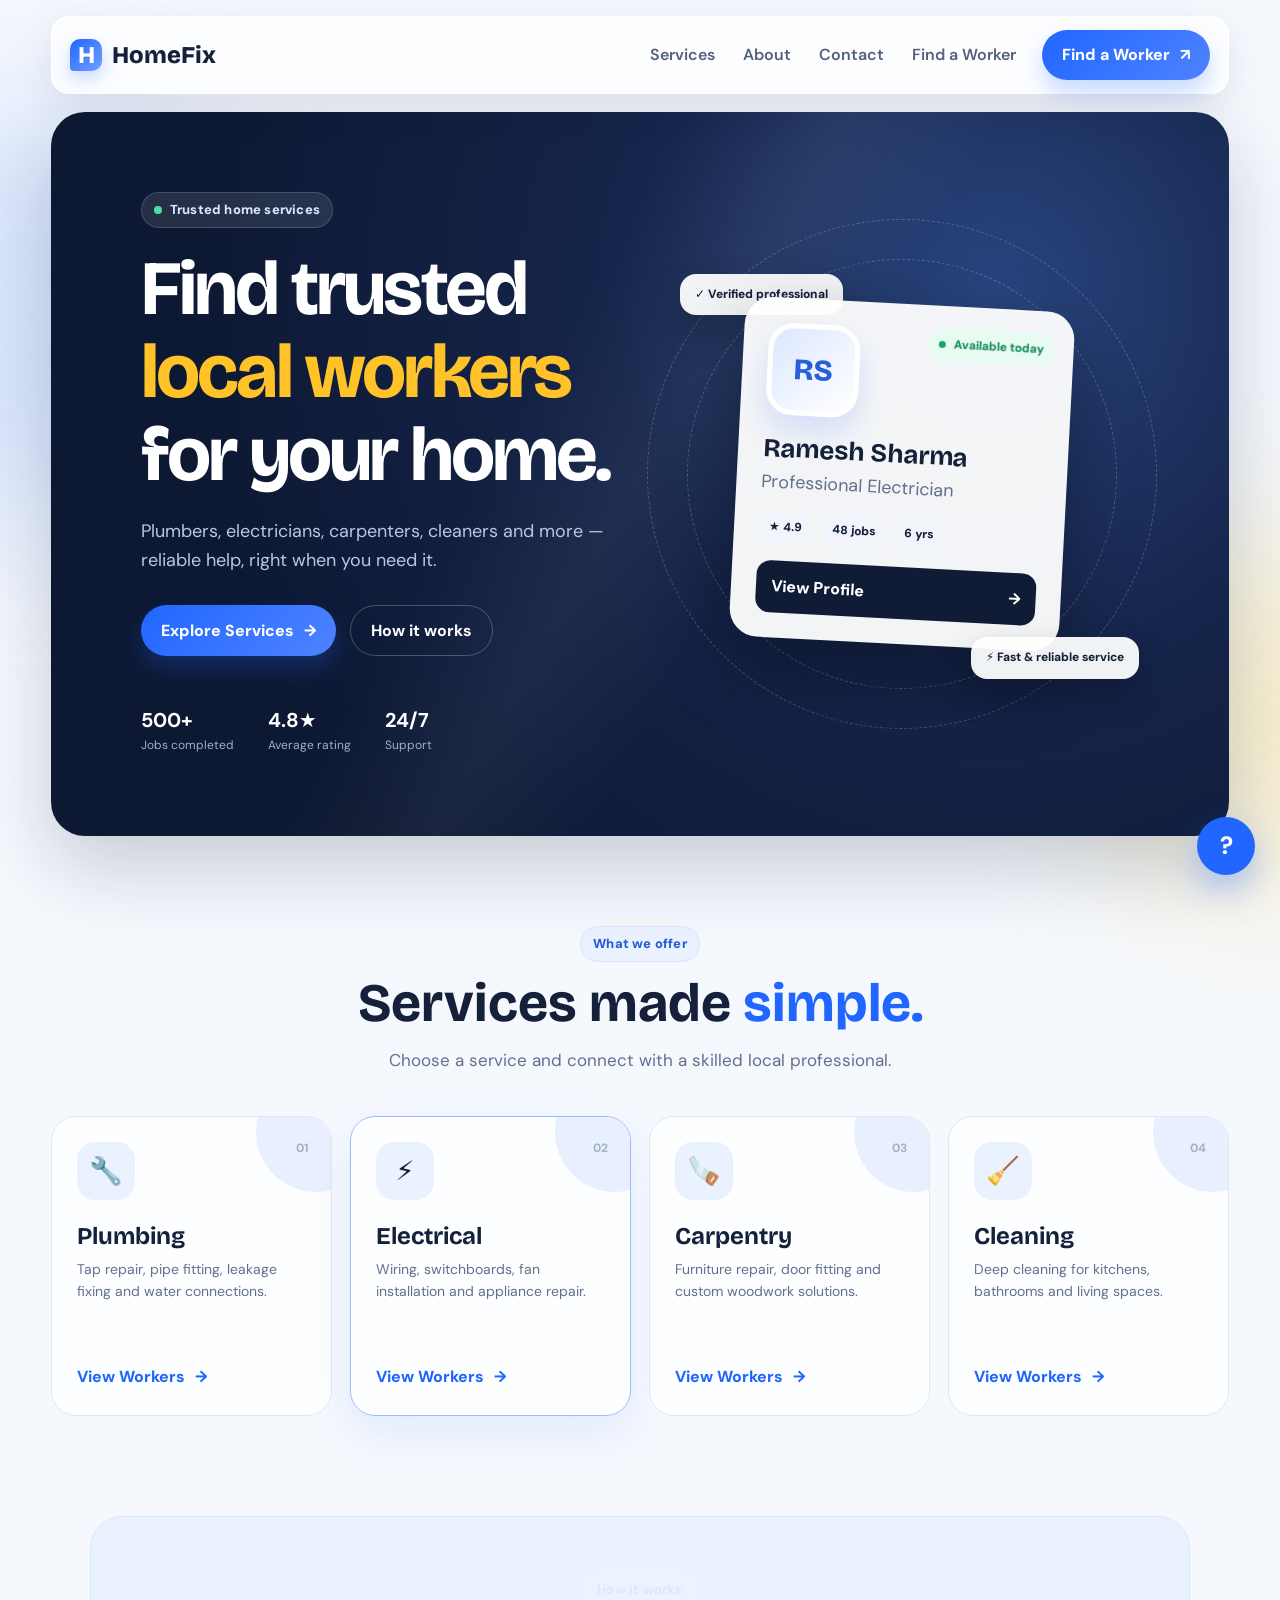
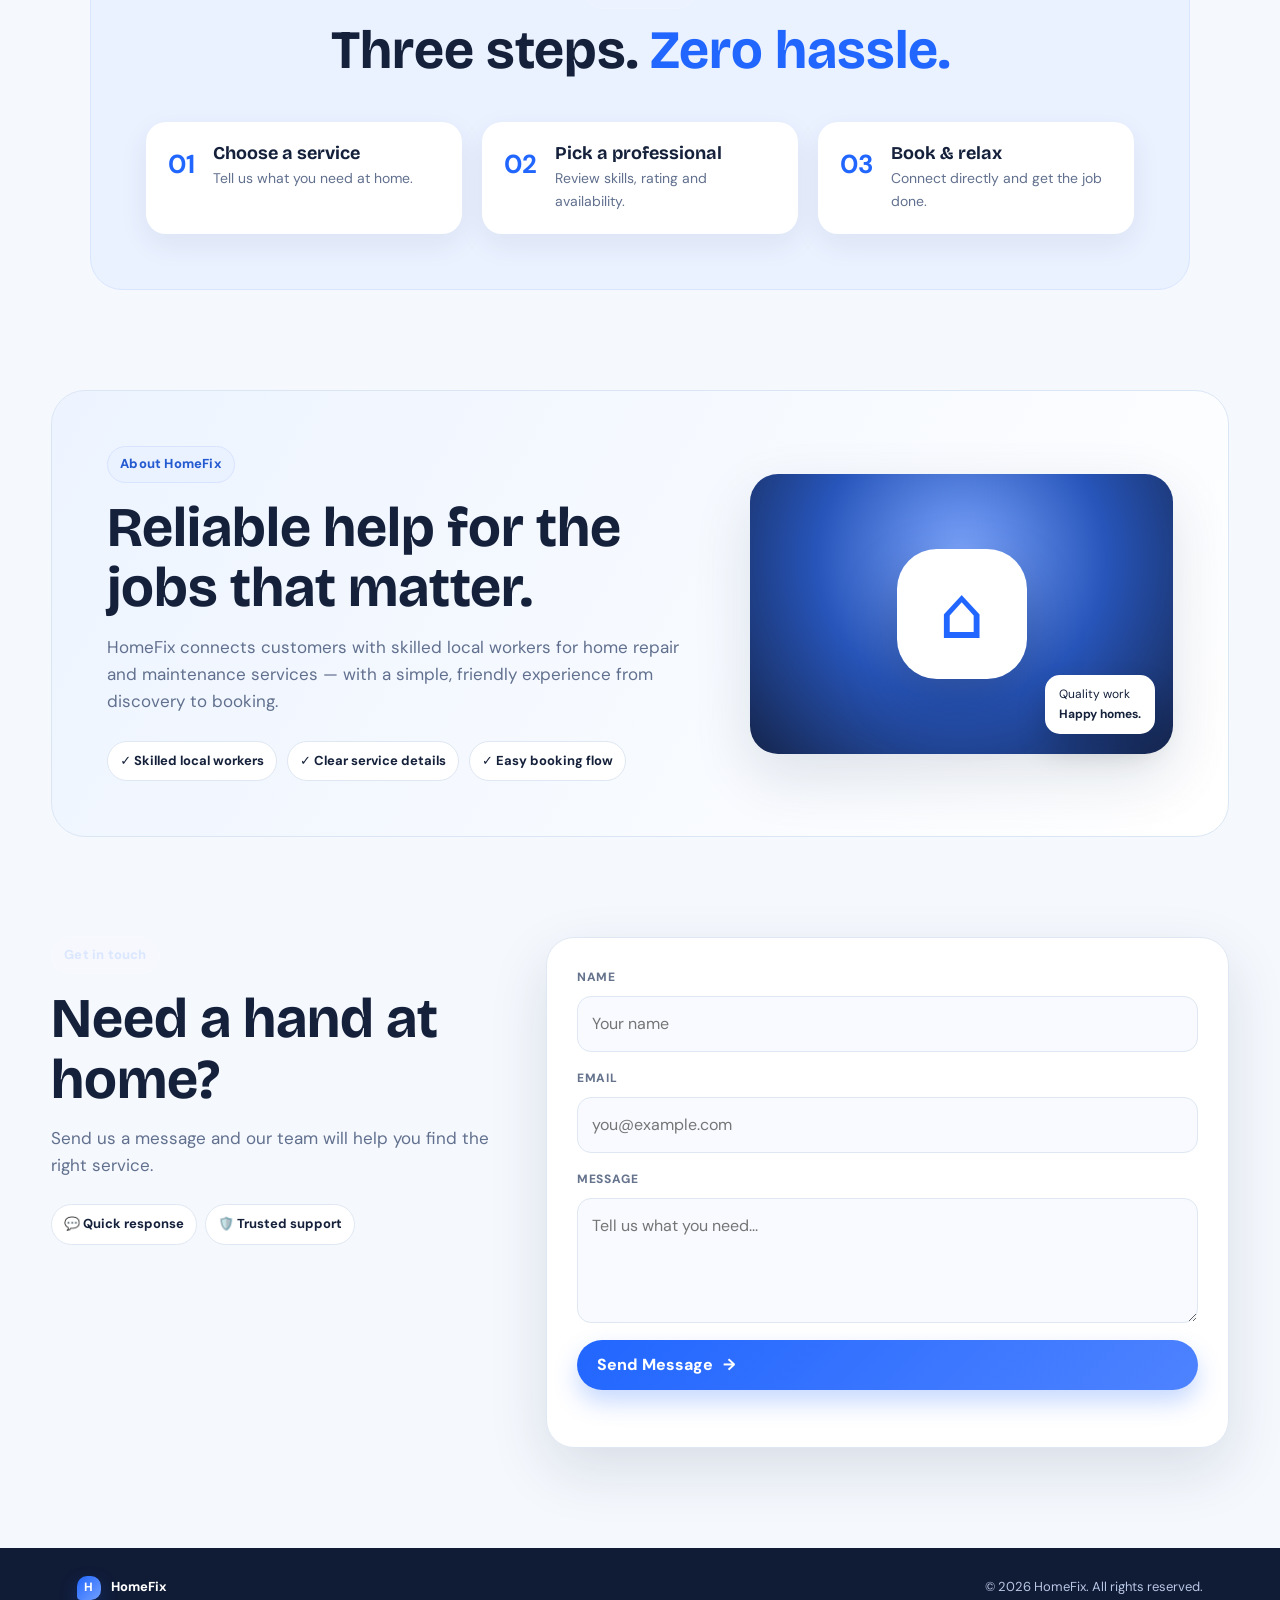
<file: index.html>
<!DOCTYPE html>
<html lang="en">
<head>
  <meta charset="UTF-8">
  <meta name="viewport" content="width=device-width, initial-scale=1.0">
  <meta name="description" content="HomeFix connects you with trusted local plumbers, electricians, carpenters and cleaners.">
  <title>HomeFix | Trusted Local Home Services</title>
  <link rel="preconnect" href="https://fonts.googleapis.com">
  <link href="https://fonts.googleapis.com/css2?family=Bricolage+Grotesque:wght@600;700;800&family=DM+Sans:wght@400;500;600;700&display=swap" rel="stylesheet">
  <link rel="stylesheet" href="style.css">
</head>
<body>
  <div class="page-glow glow-one"></div>
  <div class="page-glow glow-two"></div>

  <header class="site-header" id="top">
    <a class="brand" href="#top" aria-label="HomeFix home">
      <span class="brand-mark">H</span>
      <span>HomeFix</span>
    </a>

    <nav class="desktop-nav">
      <a href="#services">Services</a>
      <a href="#about">About</a>
      <a href="#contact">Contact</a>
      <a href="workers.html">Find a Worker</a>
    </nav>

    <a class="nav-cta" href="workers.html">Find a Worker <span>↗</span></a>
    <button class="menu-btn" id="menuBtn" aria-label="Toggle menu" aria-expanded="false">☰</button>
  </header>

  <main>
    <section class="hero">
      <div class="hero-copy reveal">
        <span class="eyebrow"><span class="pulse-dot"></span> Trusted home services</span>
        <h1>Find trusted <span>local workers</span> for your home.</h1>
        <p>Plumbers, electricians, carpenters, cleaners and more — reliable help, right when you need it.</p>

        <div class="hero-actions">
          <a href="#services" class="primary-btn magnetic-btn">Explore Services <span>→</span></a>
          <a href="#about" class="ghost-btn">How it works</a>
        </div>

        <div class="trust-row">
          <div><strong>500+</strong><span>Jobs completed</span></div>
          <div><strong>4.8★</strong><span>Average rating</span></div>
          <div><strong>24/7</strong><span>Support</span></div>
        </div>
      </div>

      <div class="hero-visual reveal">
        <div class="orbit orbit-a"></div>
        <div class="orbit orbit-b"></div>
        <div class="floating-badge badge-top">✓ Verified professional</div>

        <div class="worker-card hero-worker tilt-card">
          <div class="worker-avatar large-avatar">RS</div>
          <div class="available"><span></span> Available today</div>
          <h3>Ramesh Sharma</h3>
          <p>Professional Electrician</p>
          <div class="worker-meta">
            <span>★ 4.9</span><span>48 jobs</span><span>6 yrs</span>
          </div>
          <a href="worker.html?id=3" class="card-btn">View Profile <span>→</span></a>
        </div>

        <div class="floating-badge badge-bottom">⚡ Fast & reliable service</div>
      </div>
    </section>

    <section class="services section reveal" id="services">
      <div class="section-heading">
        <span class="eyebrow blue">What we offer</span>
        <h2>Services made <span>simple.</span></h2>
        <p>Choose a service and connect with a skilled local professional.</p>
      </div>

      <div class="service-list">
        <article class="service-card tilt-card">
          <div class="service-icon plumbing">🔧</div>
          <div class="service-number">01</div>
          <h3>Plumbing</h3>
          <p>Tap repair, pipe fitting, leakage fixing and water connections.</p>
          <a href="workers.html?service=plumbing">View Workers <span>→</span></a>
        </article>

        <article class="service-card featured tilt-card">
          <div class="service-icon electrical">⚡</div>
          <div class="service-number">02</div>
          <h3>Electrical</h3>
          <p>Wiring, switchboards, fan installation and appliance repair.</p>
          <a href="workers.html?service=electrical">View Workers <span>→</span></a>
        </article>

        <article class="service-card tilt-card">
          <div class="service-icon carpentry">🪚</div>
          <div class="service-number">03</div>
          <h3>Carpentry</h3>
          <p>Furniture repair, door fitting and custom woodwork solutions.</p>
          <a href="workers.html?service=carpentry">View Workers <span>→</span></a>
        </article>

        <article class="service-card tilt-card">
          <div class="service-icon cleaning">🧹</div>
          <div class="service-number">04</div>
          <h3>Cleaning</h3>
          <p>Deep cleaning for kitchens, bathrooms and living spaces.</p>
          <a href="workers.html?service=cleaning">View Workers <span>→</span></a>
        </article>
      </div>
    </section>

    <section class="steps-section reveal">
      <div class="section-heading">
        <span class="eyebrow">How it works</span>
        <h2>Three steps. <span>Zero hassle.</span></h2>
      </div>
      <div class="steps">
        <div class="step"><b>01</b><div><h3>Choose a service</h3><p>Tell us what you need at home.</p></div></div>
        <div class="step"><b>02</b><div><h3>Pick a professional</h3><p>Review skills, rating and availability.</p></div></div>
        <div class="step"><b>03</b><div><h3>Book & relax</h3><p>Connect directly and get the job done.</p></div></div>
      </div>
    </section>

    <section class="about-section reveal" id="about">
      <div class="about-card">
        <div>
          <span class="eyebrow blue">About HomeFix</span>
          <h2>Reliable help for the jobs that matter.</h2>
          <p>HomeFix connects customers with skilled local workers for home repair and maintenance services — with a simple, friendly experience from discovery to booking.</p>
          <div class="feature-list">
            <span>✓ Skilled local workers</span>
            <span>✓ Clear service details</span>
            <span>✓ Easy booking flow</span>
          </div>
        </div>
        <div class="about-visual">
          <div class="mini-home">⌂</div>
          <div class="floating-note">Quality work<br><strong>Happy homes.</strong></div>
        </div>
      </div>
    </section>

    <section class="contact-section reveal" id="contact">
      <div class="contact-intro">
        <span class="eyebrow">Get in touch</span>
        <h2>Need a hand at home?</h2>
        <p>Send us a message and our team will help you find the right service.</p>
        <div class="contact-pills">
          <span>💬 Quick response</span>
          <span>🛡️ Trusted support</span>
        </div>
      </div>

      <form class="contact-form" id="contactForm">
        <label for="name">Name</label>
        <input id="name" type="text" placeholder="Your name" required>
        <label for="email">Email</label>
        <input id="email" type="email" placeholder="you@example.com" required>
        <label for="message">Message</label>
        <textarea id="message" placeholder="Tell us what you need..." required></textarea>
        <button type="submit" class="primary-btn">Send Message <span>→</span></button>
        <p class="form-status" id="formStatus"></p>
      </form>
    </section>
  </main>

  <button class="floating-help" id="helpButton" aria-label="Open help">?</button>
  <div class="help-popover" id="helpPopover">
    <strong>Need help?</strong>
    <p>Choose a service above or send us a message.</p>
    <a href="#contact">Contact HomeFix →</a>
  </div>

  <footer>
    <div><span class="brand-mark small">H</span> HomeFix</div>
    <p>© 2026 HomeFix. All rights reserved.</p>
  </footer>

  <script src="workers.js"></script>
  <script src="script.js"></script>
</body>
</html>
</file>
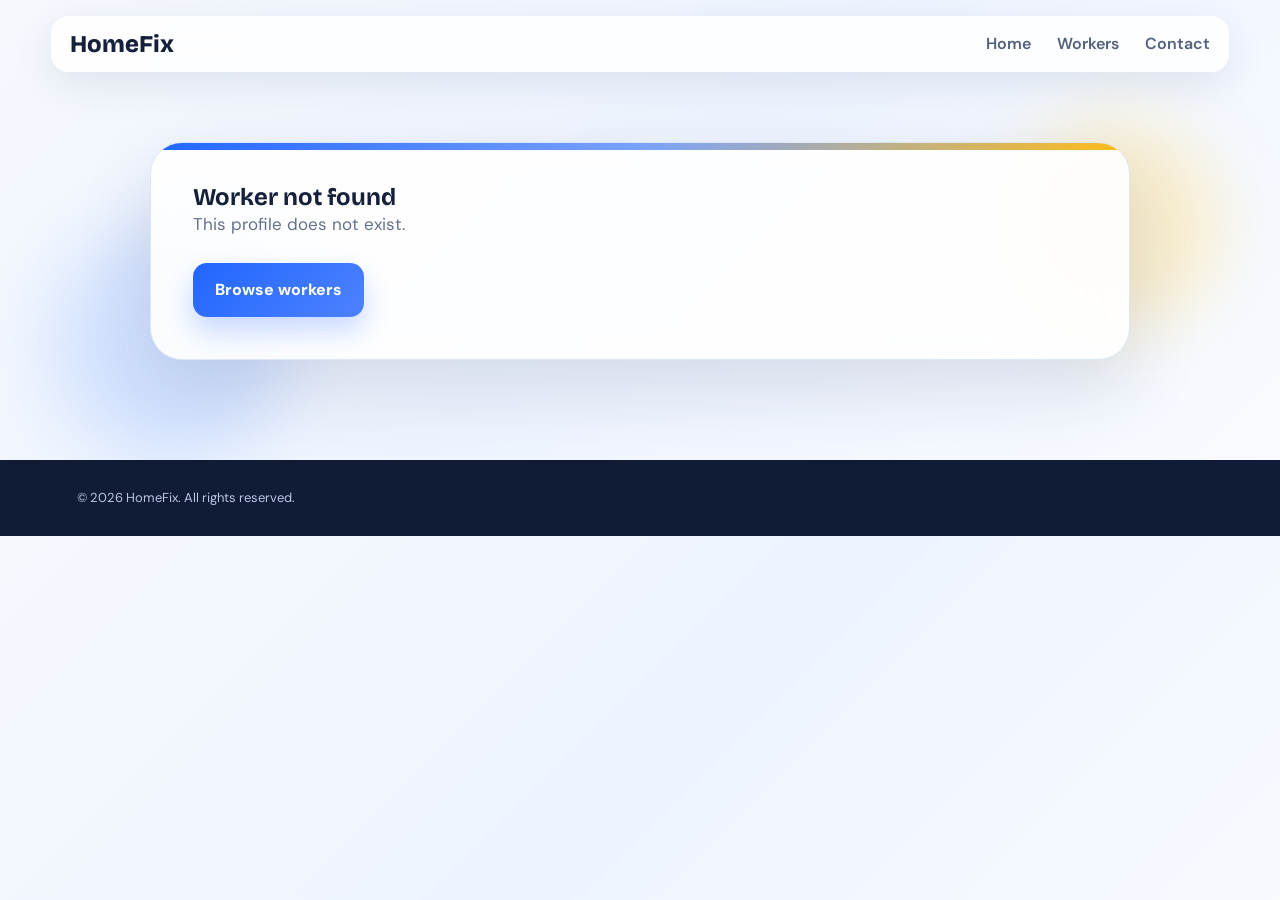
<file: worker.html>
<!DOCTYPE html>
<html lang="en"><head>
<meta charset="UTF-8"><meta name="viewport" content="width=device-width, initial-scale=1.0">
<title>Worker Profile - HomeFix</title>
<link rel="preconnect" href="https://fonts.googleapis.com">
<link href="https://fonts.googleapis.com/css2?family=Bricolage+Grotesque:wght@600;800&family=DM+Sans:wght@400;500;700&display=swap" rel="stylesheet">
<link rel="stylesheet" href="style.css"></head>
<body>
<header><h1>HomeFix</h1><nav><a href="index.html">Home</a><a href="workers.html">Workers</a><a href="index.html#contact">Contact</a></nav></header>
<section class="profile-section"><div class="profile-box" id="box"></div></section>
<footer><p>&copy; 2026 HomeFix. All rights reserved.</p></footer>
<script src="workers.js"></script>
<script>
const w=WORKERS.find(x=>x.id===+new URLSearchParams(location.search).get('id'));
const box=document.getElementById('box');
if(!w){ document.title='Worker not found - HomeFix'; box.innerHTML='<h2>Worker not found</h2><p class="profile-role">This profile does not exist.</p><a class="book-btn" href="workers.html">Browse workers</a>'; }
else {
 document.title=w.name+' - HomeFix';
 const today=new Date().toISOString().split('T')[0];
 box.innerHTML=`
 <div class="profile-top"><div class="profile-avatar">${initials(w.name)}</div><div><h2>${w.name}</h2>
  <p class="profile-role">${SERVICES[w.service]} &middot; ${w.years} years experience &middot; ₹${w.rate}/visit</p>
  <p class="profile-rating">${stars(w.rating)} <span>${w.rating} (${w.jobs} completed jobs)</span></p></div></div>
 <div class="profile-details"><h3>Skills</h3><div class="skill-tags">${w.skills.map(s=>`<span>${s}</span>`).join('')}</div>
  <h3>About</h3><p>${w.about}</p><h3>Availability</h3>
  <p class="${w.available?'availability':'availability off'}">${w.available?'Available Today':'Busy Today - book a later date'}</p></div>
 <form class="book-form" id="bookForm"><h3>Book ${w.name.split(' ')[0]}</h3>
  <div class="form-row"><label>Your name<input name="name" required></label><label>Phone<input name="phone" type="tel" pattern="[0-9]{10}" placeholder="10-digit number" required></label></div>
  <div class="form-row"><label>Date<input name="date" type="date" min="${today}" required></label><label>Time<select name="time"><option>Morning (9-12)</option><option>Afternoon (12-4)</option><option>Evening (4-7)</option></select></label></div>
  <label>Address<input name="address" required></label>
  <label>Describe the problem<textarea name="note" rows="3"></textarea></label>
  <button class="book-btn" type="submit">Confirm Booking</button><p class="form-status" id="bookStatus" role="status"></p></form>`;
 document.getElementById('bookForm').addEventListener('submit',e=>{
  e.preventDefault(); const d=Object.fromEntries(new FormData(e.target));
  try{ const all=JSON.parse(localStorage.getItem('homefix_bookings')||'[]'); all.push({...d,workerId:w.id,worker:w.name,status:'Pending',created:new Date().toISOString()}); localStorage.setItem('homefix_bookings',JSON.stringify(all)); }catch(_){}
  document.getElementById('bookStatus').textContent=`Booking request sent to ${w.name} for ${d.date} (${d.time}). Status: Pending.`; e.target.reset();
 });
}
</script></body></html>
</file>
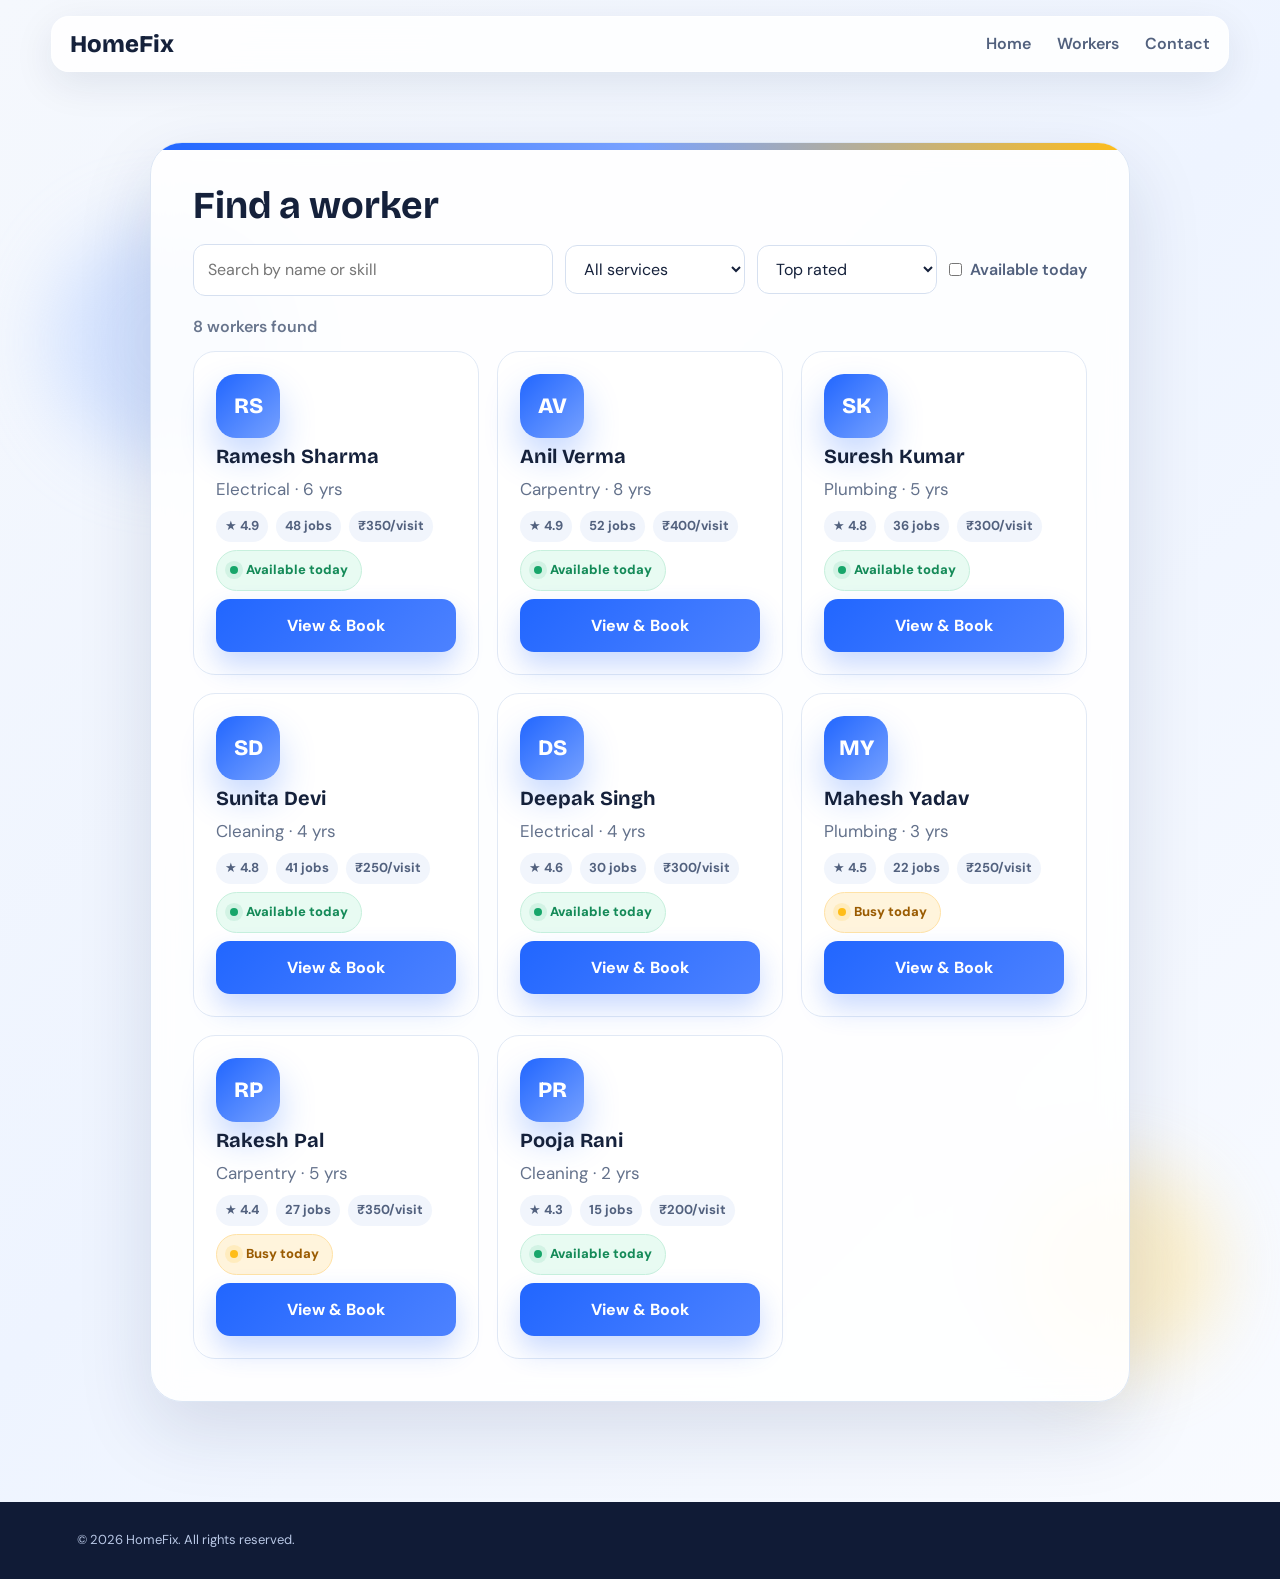
<file: workers.html>
<!DOCTYPE html>
<html lang="en"><head>
<meta charset="UTF-8"><meta name="viewport" content="width=device-width, initial-scale=1.0">
<title>Find a Worker - HomeFix</title>
<meta name="description" content="Browse verified local plumbers, electricians, carpenters and cleaners on HomeFix.">
<link rel="preconnect" href="https://fonts.googleapis.com">
<link href="https://fonts.googleapis.com/css2?family=Bricolage+Grotesque:wght@600;800&family=DM+Sans:wght@400;500;700&display=swap" rel="stylesheet">
<link rel="stylesheet" href="style.css"></head>
<body>
<header><h1>HomeFix</h1><nav><a href="index.html">Home</a><a href="workers.html">Workers</a><a href="index.html#contact">Contact</a></nav></header>
<section class="profile-section"><div class="profile-box">
  <h2 class="list-title">Find a worker</h2>
  <div class="filters">
    <input id="q" type="search" placeholder="Search by name or skill" aria-label="Search workers">
    <select id="svc" aria-label="Service"><option value="all">All services</option></select>
    <select id="sort" aria-label="Sort"><option value="rating">Top rated</option><option value="rate">Lowest price</option><option value="jobs">Most jobs</option></select>
    <label class="check"><input id="avail" type="checkbox"> Available today</label>
  </div>
  <p class="result-count" id="count" aria-live="polite"></p>
  <div class="worker-grid" id="grid"></div>
</div></section>
<footer><p>&copy; 2026 HomeFix. All rights reserved.</p></footer>
<script src="workers.js"></script>
<script>
const $=id=>document.getElementById(id), svc=$('svc');
Object.entries(SERVICES).forEach(([k,v])=>svc.add(new Option(v,k)));
const p=new URLSearchParams(location.search).get('service'); if(p&&SERVICES[p]) svc.value=p;
function render(){
  const q=$('q').value.toLowerCase().trim();
  let list=WORKERS.filter(w=>(svc.value==='all'||w.service===svc.value)&&(!$('avail').checked||w.available)&&(!q||(w.name+' '+w.skills.join(' ')).toLowerCase().includes(q)));
  const s=$('sort').value; list.sort((a,b)=>s==='rate'?a.rate-b.rate:b[s]-a[s]);
  $('count').textContent=list.length+' worker'+(list.length===1?'':'s')+' found';
  $('grid').innerHTML=list.map(w=>`<article class="mini-worker"><div class="profile-avatar sm">${initials(w.name)}</div><h3>${w.name}</h3><p class="profile-role">${SERVICES[w.service]} &middot; ${w.years} yrs</p><p class="mw-meta"><span>★ ${w.rating}</span><span>${w.jobs} jobs</span><span>₹${w.rate}/visit</span></p><span class="${w.available?'availability':'availability off'}">${w.available?'Available today':'Busy today'}</span><a class="book-btn" href="worker.html?id=${w.id}">View &amp; Book</a></article>`).join('')||'<p class="empty">No workers match your filters. Try clearing them.</p>';
}
['input','change'].forEach(e=>document.querySelector('.filters').addEventListener(e,render)); render();
</script></body></html>
</file>
<file: style.css>
/* HomeFix Premium UI — enhanced from the original project */
:root{
  --navy:#101b36; --navy-2:#18264a; --ink:#15213b; --muted:#61708e;
  --paper:#f5f8fd; --white:#fff; --line:#dfe7f2;
  --blue:#2166ff; --blue-2:#5b8cff; --yellow:#ffbd18; --green:#17a66a;
  --shadow:0 22px 60px rgba(20,39,78,.12); --radius:24px;
}
*{box-sizing:border-box;margin:0;padding:0}
html{scroll-behavior:smooth}
body{font-family:'DM Sans',system-ui,sans-serif;background:var(--paper);color:var(--ink);line-height:1.6;overflow-x:hidden}
h1,h2,h3{font-family:'Bricolage Grotesque',sans-serif;line-height:1.08}
a{text-decoration:none;color:inherit}
button,input,textarea{font:inherit}
.page-glow{position:fixed;pointer-events:none;border-radius:50%;filter:blur(80px);opacity:.28;z-index:-2}
.glow-one{width:420px;height:420px;background:#8eb5ff;top:12%;left:-180px}
.glow-two{width:360px;height:360px;background:#ffd75a;top:60%;right:-180px}
.site-header{position:sticky;top:16px;z-index:50;width:min(1180px,92%);margin:16px auto 0;padding:13px 18px;border:1px solid rgba(255,255,255,.72);background:rgba(255,255,255,.82);backdrop-filter:blur(18px);border-radius:18px;box-shadow:0 12px 40px rgba(15,31,64,.09);display:flex;align-items:center;gap:26px;transition:.3s}
.site-header.scrolled{box-shadow:0 18px 50px rgba(15,31,64,.16);transform:translateY(-3px)}
.brand{display:flex;align-items:center;gap:10px;font:800 24px 'Bricolage Grotesque';margin-right:auto}
.brand-mark{width:32px;height:32px;border-radius:10px 10px 10px 4px;background:linear-gradient(135deg,var(--blue),#72a0ff);color:white;display:grid;place-items:center;font-weight:800;box-shadow:0 7px 18px rgba(33,102,255,.25)}
.brand-mark.small{width:24px;height:24px;font-size:12px;display:inline-grid;vertical-align:middle;margin-right:7px}
.desktop-nav{display:flex;gap:28px}
.desktop-nav a{font-weight:600;color:#52617e;position:relative}
.desktop-nav a:after{content:'';position:absolute;left:0;bottom:-7px;width:0;height:2px;background:var(--blue);transition:.25s}
.desktop-nav a:hover{color:var(--ink)}
.desktop-nav a:hover:after{width:100%}
.nav-cta,.primary-btn{background:linear-gradient(135deg,var(--blue),#4e83ff);color:white;border:0;border-radius:999px;padding:12px 20px;font-weight:800;box-shadow:0 12px 25px rgba(33,102,255,.25);transition:.25s;display:inline-flex;align-items:center;gap:10px}
.nav-cta:hover,.primary-btn:hover{transform:translateY(-3px);box-shadow:0 17px 32px rgba(33,102,255,.32)}
.hero{width:min(1180px,92%);margin:18px auto 0;min-height:650px;border-radius:34px;overflow:hidden;background:radial-gradient(circle at 80% 25%,#29457f 0,#15244a 35%,#0d1832 75%);color:white;display:grid;grid-template-columns:1.05fr .95fr;align-items:center;padding:80px 7%;position:relative;box-shadow:0 30px 80px rgba(10,24,54,.2)}
.hero:before{content:'';position:absolute;inset:0;background:linear-gradient(120deg,transparent 40%,rgba(255,255,255,.05) 50%,transparent 60%);animation:sweep 8s linear infinite}
.hero-copy,.hero-visual{position:relative;z-index:1}
.eyebrow{display:inline-flex;align-items:center;gap:8px;padding:7px 12px;border-radius:999px;background:rgba(255,255,255,.1);border:1px solid rgba(255,255,255,.15);color:#dbe6ff;font-size:13px;font-weight:800;letter-spacing:.2px}
.eyebrow.blue{background:#eaf1ff;color:#245bd1;border-color:#d7e4ff}
.pulse-dot{width:8px;height:8px;border-radius:50%;background:#48e29a;box-shadow:0 0 0 0 rgba(72,226,154,.6);animation:pulse 1.8s infinite}
.hero h1{font-size:clamp(48px,6vw,78px);max-width:690px;letter-spacing:-2.8px;margin:20px 0}
.hero h1 span{color:#ffc329}
.hero p{font-size:18px;color:#b8c7e5;max-width:600px}
.hero-actions{display:flex;gap:14px;margin-top:30px;flex-wrap:wrap}
.primary-btn{cursor:pointer}
.ghost-btn{padding:12px 20px;border-radius:999px;border:1px solid rgba(255,255,255,.24);color:white;font-weight:700;transition:.25s}
.ghost-btn:hover{background:rgba(255,255,255,.1);transform:translateY(-3px)}
.trust-row{display:flex;gap:34px;margin-top:48px}
.trust-row div{display:flex;flex-direction:column}
.trust-row strong{font-size:20px}.trust-row span{font-size:12px;color:#9eafd1}
.hero-visual{min-height:470px;display:grid;place-items:center}
.worker-card{width:330px;background:rgba(255,255,255,.95);color:var(--ink);border-radius:28px;padding:25px;box-shadow:0 30px 70px rgba(0,0,0,.35);position:relative;transform:rotate(3deg);transition:transform .25s,box-shadow .25s}
.worker-card:hover{transform:rotate(0) translateY(-10px) scale(1.025);box-shadow:0 40px 90px rgba(0,0,0,.4)}
.large-avatar{width:92px;height:92px;border-radius:26px;background:linear-gradient(135deg,#dce8ff,#fff);display:grid;place-items:center;font:800 30px 'Bricolage Grotesque';color:#275fda;border:5px solid white;box-shadow:0 15px 30px rgba(33,102,255,.16)}
.available{position:absolute;right:20px;top:22px;background:#e7fbf2;color:#148a58;border-radius:999px;padding:7px 10px;font-size:12px;font-weight:800}
.available span{display:inline-block;width:7px;height:7px;border-radius:50%;background:#17a66a;margin-right:5px}
.worker-card h3{font-size:26px;margin-top:20px}.worker-card p{color:var(--muted);margin:5px 0 15px}
.worker-meta{display:flex;gap:10px;flex-wrap:wrap}.worker-meta span{padding:6px 10px;background:#f1f5fb;border-radius:999px;font-size:12px;font-weight:800}
.card-btn{display:flex;justify-content:space-between;align-items:center;background:var(--navy);color:white;padding:13px 15px;border-radius:14px;margin-top:18px;font-weight:800;transition:.25s}
.card-btn:hover{background:var(--blue);transform:translateX(3px)}
.floating-badge{position:absolute;background:rgba(255,255,255,.94);color:var(--ink);padding:11px 15px;border-radius:16px;box-shadow:0 16px 35px rgba(0,0,0,.22);font-size:12px;font-weight:800;animation:float 4s ease-in-out infinite}
.badge-top{top:35px;left:15px}.badge-bottom{right:0;bottom:30px;animation-delay:1.2s}
.orbit{position:absolute;border:1px dashed rgba(255,255,255,.22);border-radius:50%;animation:spin 16s linear infinite}
.orbit-a{width:430px;height:430px}.orbit-b{width:510px;height:510px;animation-direction:reverse;animation-duration:22s}
.section{width:min(1180px,92%);margin:90px auto}
.section-heading{text-align:center;max-width:700px;margin:0 auto 42px}.section-heading h2{font-size:clamp(38px,5vw,54px);margin:13px 0}.section-heading h2 span{color:var(--blue)}.section-heading p{color:var(--muted);font-size:17px}
.service-list{display:grid;grid-template-columns:repeat(4,1fr);gap:18px}
.service-card{background:rgba(255,255,255,.8);border:1px solid var(--line);border-radius:25px;padding:25px;min-height:300px;display:flex;flex-direction:column;position:relative;overflow:hidden;transition:transform .3s,box-shadow .3s,border-color .3s}
.service-card:before{content:'';position:absolute;width:120px;height:120px;border-radius:50%;background:#e8f0ff;right:-45px;top:-45px;transition:.35s}
.service-card:hover{transform:translateY(-10px);box-shadow:0 24px 50px rgba(23,44,86,.13);border-color:#9ebcff}
.service-card:hover:before{transform:scale(2.2);background:#edf3ff}
.service-card.featured{border-color:#9dbaff;box-shadow:0 18px 45px rgba(33,102,255,.09)}
.service-icon{width:58px;height:58px;border-radius:18px;display:grid;place-items:center;font-size:27px;background:#eaf1ff;position:relative;z-index:1;transition:.3s}
.service-card:hover .service-icon{transform:rotate(-7deg) scale(1.12)}
.service-number{position:absolute;right:22px;top:22px;color:#a4b0c6;font-size:12px;font-weight:800}
.service-card h3{font-size:24px;margin:24px 0 8px;position:relative}
.service-card p{color:var(--muted);font-size:14px;flex:1;position:relative}
.service-card a{display:flex;align-items:center;gap:10px;font-weight:800;color:var(--blue);margin-top:22px;position:relative}
.service-card a span{transition:.25s}.service-card:hover a span{transform:translateX(6px)}
.steps-section{width:min(1100px,92%);margin:100px auto;padding:55px;border-radius:32px;background:#eaf1ff;border:1px solid #d8e5ff}
.steps{display:grid;grid-template-columns:repeat(3,1fr);gap:20px}
.step{background:white;border-radius:20px;padding:22px;display:flex;gap:18px;box-shadow:0 10px 30px rgba(30,58,105,.07);transition:.25s}
.step:hover{transform:translateY(-6px)}.step>b{font-size:26px;color:var(--blue)}.step h3{font-size:18px}.step p{color:var(--muted);font-size:14px;margin-top:4px}
.about-section,.contact-section{width:min(1180px,92%);margin:100px auto}
.about-card{border-radius:34px;background:linear-gradient(120deg,#edf4ff,#fff);border:1px solid #dbe6f5;padding:55px;display:grid;grid-template-columns:1fr .7fr;gap:40px;align-items:center;overflow:hidden}
.about-card h2,.contact-intro h2{font-size:clamp(38px,4.5vw,56px);margin:15px 0}.about-card p,.contact-intro p{color:var(--muted);font-size:17px;max-width:600px}
.feature-list{display:flex;gap:10px;flex-wrap:wrap;margin-top:25px}.feature-list span,.contact-pills span{background:white;border:1px solid var(--line);padding:9px 12px;border-radius:999px;font-size:13px;font-weight:700}
.about-visual{min-height:280px;border-radius:28px;background:radial-gradient(circle at 50% 30%,#7ea7ff,#2755ba 50%,#15254c);position:relative;display:grid;place-items:center;box-shadow:var(--shadow)}
.mini-home{width:130px;height:130px;border-radius:40px;background:white;color:var(--blue);display:grid;place-items:center;font-size:72px;box-shadow:0 25px 60px rgba(0,0,0,.22);animation:float 4s ease-in-out infinite}
.floating-note{position:absolute;right:18px;bottom:20px;background:white;border-radius:15px;padding:10px 14px;font-size:12px;box-shadow:0 15px 30px rgba(0,0,0,.18)}
.contact-section{display:grid;grid-template-columns:.8fr 1.2fr;gap:40px;align-items:start}.contact-pills{display:flex;gap:8px;flex-wrap:wrap;margin-top:25px}
.contact-form{background:white;border:1px solid var(--line);border-radius:28px;padding:30px;box-shadow:var(--shadow);display:grid;gap:9px}
.contact-form label{font-size:12px;font-weight:800;color:#65738d;text-transform:uppercase;letter-spacing:.6px}
.contact-form input,.contact-form textarea{width:100%;border:1px solid var(--line);background:#f8faff;border-radius:14px;padding:14px;outline:0;transition:.25s;margin-bottom:8px}
.contact-form input:focus,.contact-form textarea:focus{border-color:#7da4ff;box-shadow:0 0 0 4px rgba(33,102,255,.1);background:white}
.contact-form textarea{min-height:125px;resize:vertical}
.form-status{font-size:13px;color:var(--green);min-height:18px}
.floating-help{position:fixed;right:25px;bottom:25px;width:58px;height:58px;border:0;border-radius:50%;background:var(--blue);color:white;font-size:25px;font-weight:800;box-shadow:0 15px 35px rgba(33,102,255,.35);z-index:60;cursor:pointer;transition:.25s}
.floating-help:hover{transform:scale(1.1) rotate(8deg)}
.help-popover{position:fixed;right:25px;bottom:94px;width:250px;background:white;border:1px solid var(--line);border-radius:18px;padding:18px;box-shadow:var(--shadow);opacity:0;pointer-events:none;transform:translateY(10px);transition:.25s;z-index:59}
.help-popover.open{opacity:1;pointer-events:auto;transform:translateY(0)}.help-popover p{font-size:13px;color:var(--muted);margin:6px 0 10px}.help-popover a{color:var(--blue);font-weight:800;font-size:13px}
footer{margin-top:90px;padding:28px 6%;background:var(--navy);color:#b8c7e5;display:flex;justify-content:space-between;align-items:center;font-size:13px}
footer>div{font-weight:800;color:white}
.reveal{opacity:0;transform:translateY(22px);transition:opacity .7s ease,transform .7s ease}.reveal.visible{opacity:1;transform:none}
@keyframes float{0%,100%{transform:translateY(0) rotate(3deg)}50%{transform:translateY(-14px) rotate(1deg)}}
@keyframes pulse{70%{box-shadow:0 0 0 9px rgba(72,226,154,0)}100%{box-shadow:0 0 0 0 rgba(72,226,154,0)}}
@keyframes spin{to{transform:rotate(360deg)}}@keyframes sweep{0%{transform:translateX(-100%)}100%{transform:translateX(100%)}}
@media(max-width:900px){
  .desktop-nav{gap:15px}.nav-cta{display:none}.hero{grid-template-columns:1fr;padding:65px 7%;}.hero-visual{margin-top:30px}.service-list{grid-template-columns:repeat(2,1fr)}.steps{grid-template-columns:1fr}.about-card,.contact-section{grid-template-columns:1fr}
}
@media(max-width:600px){
  .site-header{top:8px}.desktop-nav{display:none}.hero{border-radius:24px;min-height:auto}.hero h1{font-size:45px}.trust-row{gap:16px}.worker-card{width:min(310px,88vw)}.orbit{display:none}.service-list{grid-template-columns:1fr}.section,.about-section,.contact-section{margin:70px auto}.steps-section{padding:30px}.about-card{padding:30px}.contact-section{gap:25px}footer{flex-direction:column;gap:10px;text-align:center}
}
@media(prefers-reduced-motion:reduce){*,*::before,*::after{animation:none!important;transition:none!important;scroll-behavior:auto!important}.reveal{opacity:1;transform:none}}

/* Worker profile pages */
body:has(.profile-section){background:linear-gradient(135deg,#f5f8fd 0%,#eef4ff 48%,#f9fbff 100%)}
body:has(.profile-section) header{width:min(1180px,92%);margin:16px auto 0;padding:13px 18px;border:1px solid rgba(255,255,255,.72);background:rgba(255,255,255,.84);backdrop-filter:blur(18px);border-radius:18px;box-shadow:0 12px 40px rgba(15,31,64,.09);display:flex;align-items:center;gap:26px;position:sticky;top:16px;z-index:20}
body:has(.profile-section) header h1{font:800 24px 'Bricolage Grotesque';margin-right:auto}
body:has(.profile-section) header nav{display:flex;gap:26px}
body:has(.profile-section) header nav a{font-weight:600;color:#52617e;transition:.2s}
body:has(.profile-section) header nav a:hover{color:#2166ff;transform:translateY(-2px)}
.profile-section{width:min(980px,92%);margin:70px auto 100px;position:relative}
.profile-section:before,.profile-section:after{content:'';position:absolute;border-radius:50%;filter:blur(35px);z-index:-1;pointer-events:none}
.profile-section:before{width:240px;height:240px;background:#b8d0ff;left:-100px;top:80px;opacity:.55}.profile-section:after{width:210px;height:210px;background:#ffe08a;right:-90px;bottom:30px;opacity:.45}
.profile-box{background:rgba(255,255,255,.88);border:1px solid #dce6f4;border-radius:32px;padding:42px;box-shadow:0 28px 75px rgba(20,42,82,.13);backdrop-filter:blur(14px);overflow:hidden;position:relative}
.profile-box:before{content:'';position:absolute;left:0;right:0;top:0;height:7px;background:linear-gradient(90deg,#2166ff,#79a2ff,#ffbd18)}
.profile-top{display:flex;align-items:center;gap:24px;padding-bottom:30px;border-bottom:1px solid #e7edf6}
.profile-avatar{width:110px;height:110px;border-radius:30px;background:linear-gradient(135deg,#2166ff,#76a1ff);color:white;display:grid;place-items:center;font:800 34px 'Bricolage Grotesque';box-shadow:0 18px 35px rgba(33,102,255,.25);transition:.3s}
.profile-avatar:hover{transform:rotate(-5deg) scale(1.06)}
.profile-top h2{font-size:42px;margin-bottom:7px}.profile-role{color:#63718b;font-size:17px}.profile-rating{margin-top:12px;font-size:20px}.profile-rating span{font-size:13px;color:#75829a;margin-left:7px;font-weight:700}
.profile-details{padding:30px 0 10px}.profile-details h3{font-size:18px;margin:22px 0 10px}.profile-details h3:first-child{margin-top:0}.profile-details>p:not(.availability){color:#68758d;max-width:800px}
.skill-tags{display:flex;flex-wrap:wrap;gap:9px}.skill-tags span{background:#edf3ff;border:1px solid #d6e4ff;color:#275dcf;padding:9px 13px;border-radius:999px;font-size:13px;font-weight:700;transition:.2s}.skill-tags span:hover{background:#2166ff;color:white;transform:translateY(-3px)}
.availability{display:inline-flex;align-items:center;gap:8px;color:#148a58;background:#e8fbf2;border:1px solid #c7f0dd;padding:9px 13px;border-radius:999px;font-weight:800;font-size:13px}.availability:before{content:'';width:8px;height:8px;border-radius:50%;background:#17a66a;box-shadow:0 0 0 5px rgba(23,166,106,.1);animation:pulse 1.8s infinite}
.book-btn{display:inline-flex;align-items:center;justify-content:center;gap:10px;margin-top:25px;background:linear-gradient(135deg,#2166ff,#4d82ff);color:white;padding:14px 22px;border-radius:14px;font-weight:800;box-shadow:0 14px 28px rgba(33,102,255,.24);transition:.25s}.book-btn:hover{transform:translateY(-4px);box-shadow:0 20px 35px rgba(33,102,255,.32)}
body:has(.profile-section) footer{margin-top:0}
@media(max-width:650px){body:has(.profile-section) header{top:8px}.profile-section{margin-top:45px}.profile-box{padding:28px 22px}.profile-top{align-items:flex-start;flex-direction:column}.profile-top h2{font-size:34px}.profile-avatar{width:88px;height:88px}.profile-section:before,.profile-section:after{display:none}}

/* ===== v3 additions: mobile menu, worker listing, booking form ===== */
.menu-btn{display:none;background:#fff;border:1px solid var(--line);border-radius:12px;width:44px;height:44px;font-size:20px;cursor:pointer;color:var(--ink)}
:focus-visible{outline:3px solid var(--blue);outline-offset:3px;border-radius:8px}
.list-title{font-size:38px;margin-bottom:18px}
.filters{display:grid;grid-template-columns:2fr 1fr 1fr auto;gap:12px;align-items:center}
.filters input[type=search],.filters select,.book-form input,.book-form select,.book-form textarea{width:100%;padding:12px 14px;border:1px solid #d6e0f0;border-radius:12px;font:inherit;background:#fff;color:var(--ink)}
.filters input:focus,.filters select:focus,.book-form input:focus,.book-form select:focus,.book-form textarea:focus{outline:2px solid var(--blue);border-color:transparent}
.check{display:flex;gap:8px;align-items:center;font-weight:600;color:#52617e;white-space:nowrap}
.result-count{margin:18px 0 6px;color:#68758d;font-weight:600}
.worker-grid{display:grid;grid-template-columns:repeat(auto-fill,minmax(230px,1fr));gap:18px;margin-top:12px}
.mini-worker{background:#fff;border:1px solid #e1e9f5;border-radius:22px;padding:22px;display:flex;flex-direction:column;align-items:flex-start;gap:8px;transition:.25s}
.mini-worker:hover{transform:translateY(-6px);box-shadow:0 20px 40px rgba(20,42,82,.12)}
.mini-worker h3{font-size:20px}.mini-worker .book-btn{margin-top:auto;width:100%}
.profile-avatar.sm{width:64px;height:64px;font-size:22px;border-radius:20px}
.mw-meta{display:flex;flex-wrap:wrap;gap:8px;font-size:13px;font-weight:700;color:#52617e}
.mw-meta span{background:#f1f5fc;padding:5px 9px;border-radius:999px}
.availability.off{color:#9a5b00;background:#fff4dc;border-color:#ffe2a6}.availability.off:before{background:#ffbd18;animation:none;box-shadow:0 0 0 5px rgba(255,189,24,.15)}
.empty{grid-column:1/-1;padding:30px;text-align:center;color:#68758d}
.book-form{margin-top:30px;padding-top:26px;border-top:1px solid #e7edf6;display:grid;gap:14px}
.book-form h3{font-size:22px}.book-form label{display:grid;gap:6px;font-weight:700;font-size:14px;color:#3b4a68}
.form-row{display:grid;grid-template-columns:1fr 1fr;gap:14px}
.book-form .book-btn{border:0;cursor:pointer;font:inherit;font-weight:800;justify-self:start;margin-top:6px}
.form-status{color:#148a58;font-weight:700}
img,svg{max-width:100%}
@media(max-width:900px){.filters{grid-template-columns:1fr 1fr}.check{grid-column:1/-1}.nav-cta{display:inline-flex}}
@media(max-width:650px){
  .form-row,.filters{grid-template-columns:1fr}.list-title{font-size:30px}
  body:has(.profile-section) header nav{gap:14px;font-size:14px}
  body:has(.profile-section) header h1{font-size:20px}
  .book-form .book-btn{width:100%;justify-self:stretch}
}
@media(max-width:600px){
  .menu-btn{display:block;margin-left:auto}.nav-cta{display:none}
  .site-header{flex-wrap:wrap}
  .desktop-nav{display:none;flex-direction:column;width:100%;gap:0;padding-top:10px}
  .desktop-nav.open{display:flex}
  .desktop-nav a{padding:13px 4px;border-top:1px solid var(--line)}
  .hero h1{font-size:38px}
}
</file>
